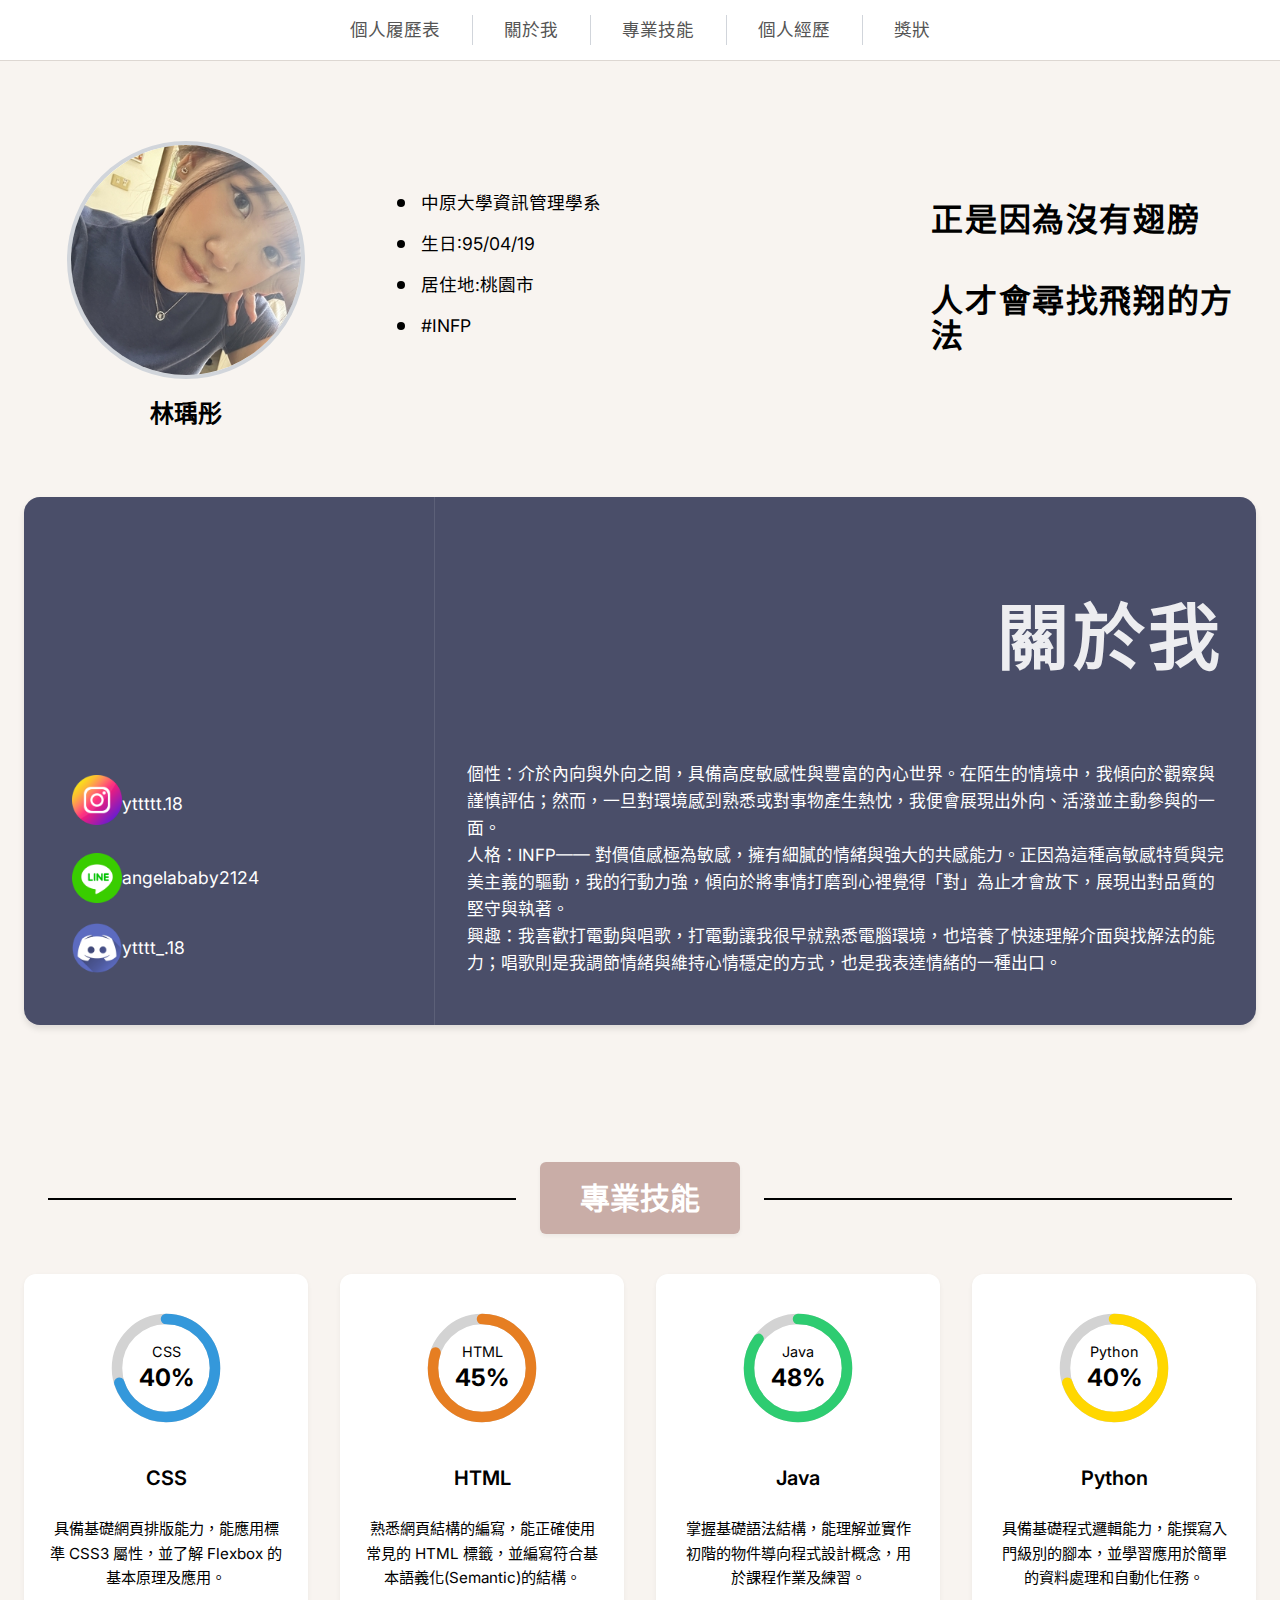
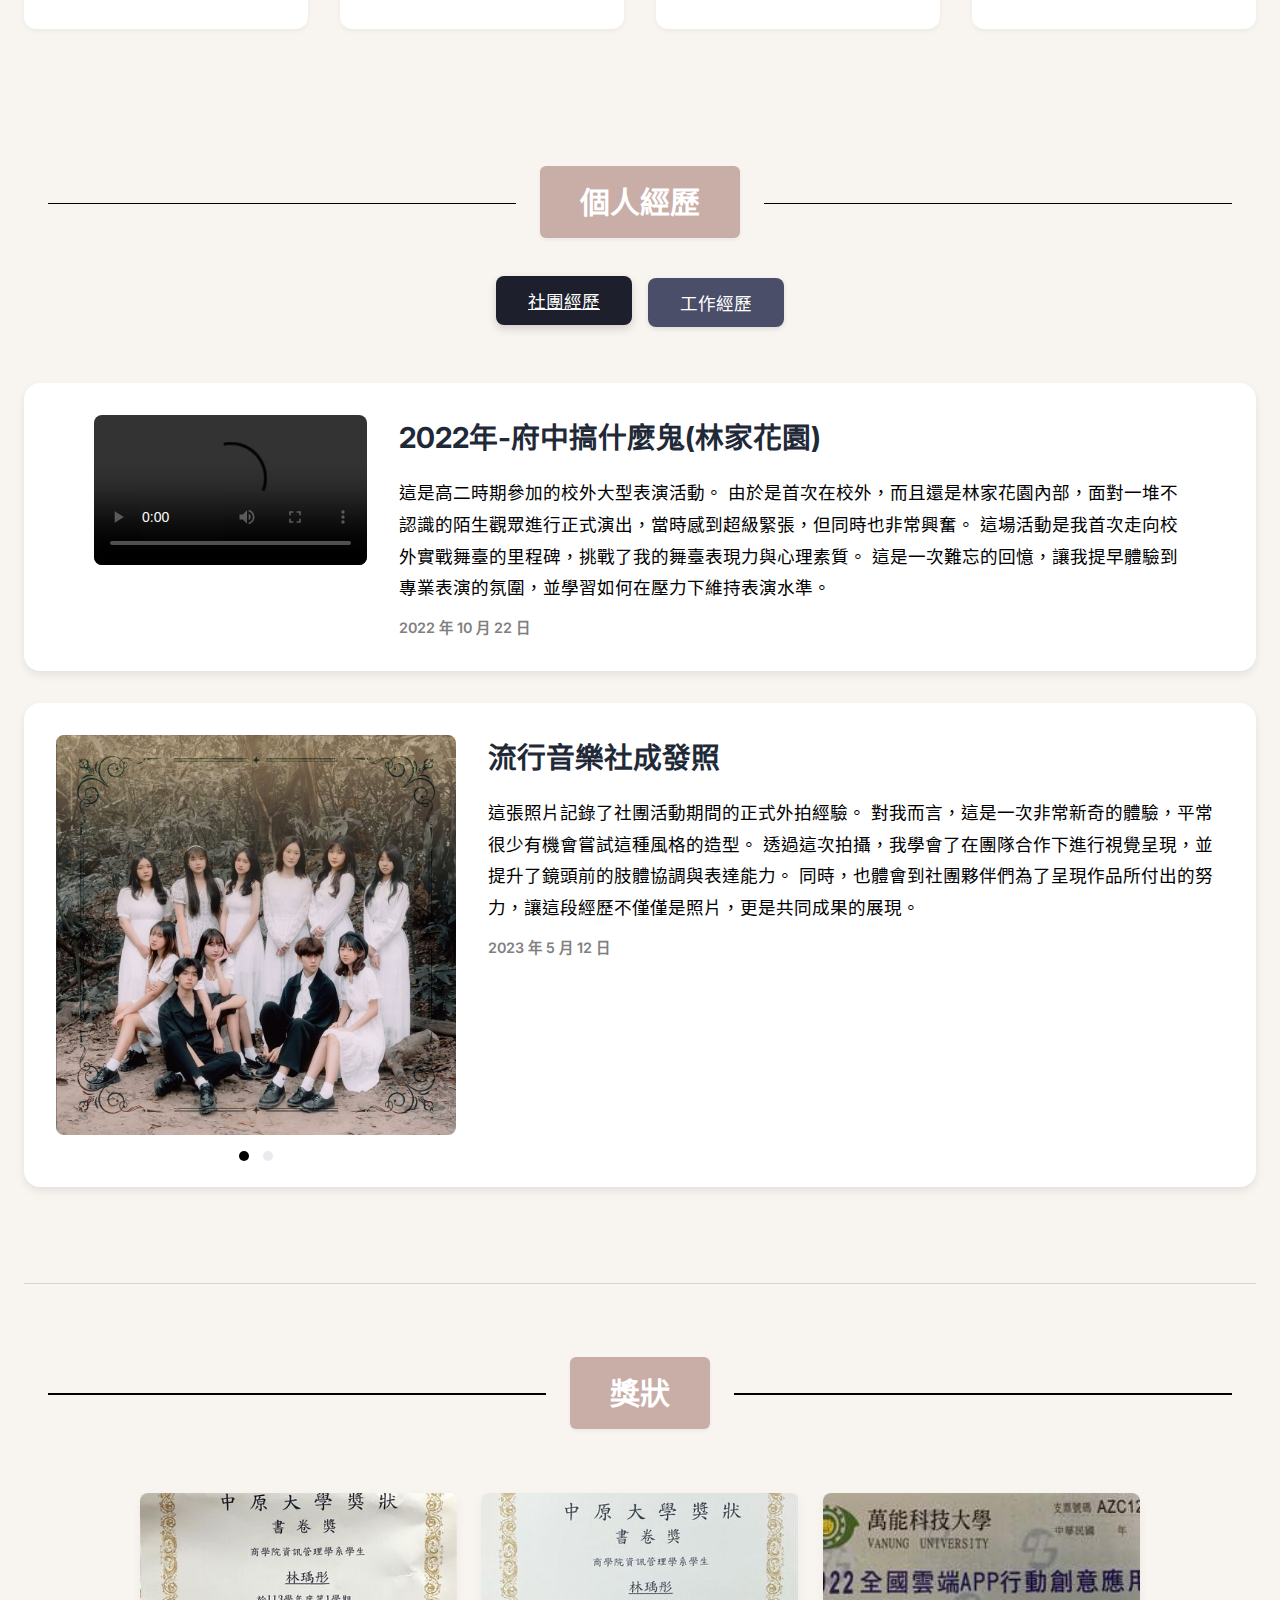
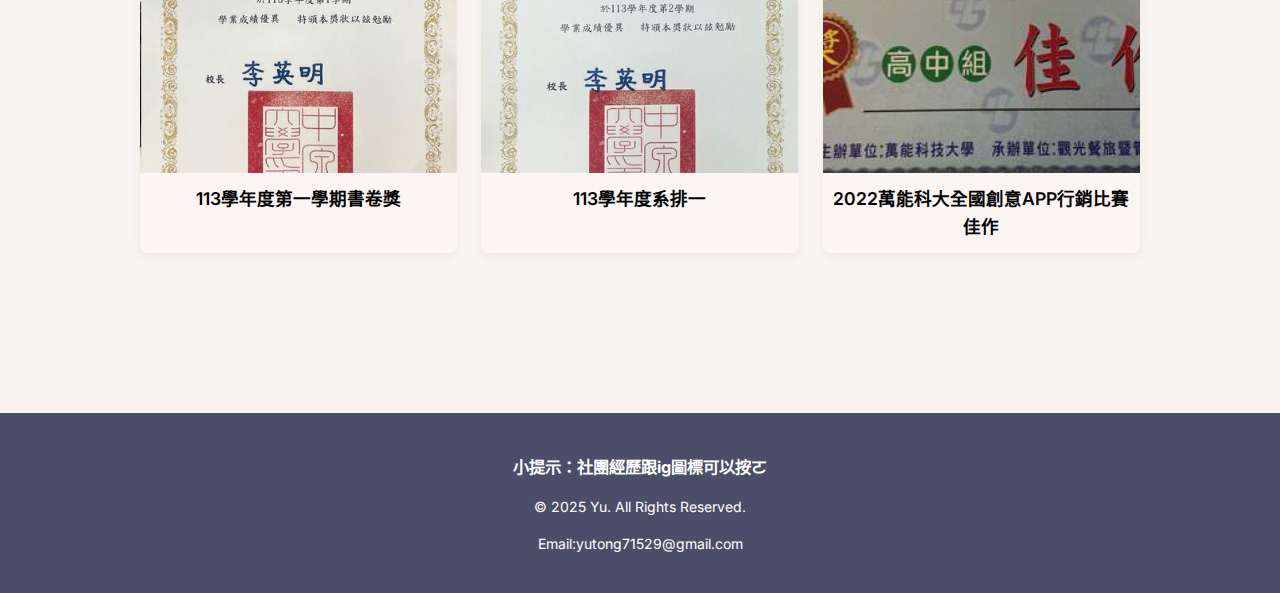
<file: css.html>
<!DOCTYPE html>
<html lang="zh-TW">
<head>
    <meta charset="UTF-8">
    <meta name="viewport" content="width=device-width, initial-scale=1.0">
    <title>個人履歷 - 林瑀彤</title>
    
    <link rel="stylesheet" href="style.css">
    <style>
        @import url('https://fonts.googleapis.com/css2?family=Inter:wght@400;600;700&display=swap');
    </style>
</head>
<body>

    <nav class="nav-bar">
        <div class="nav-content">
            <a href="#profile-section" class="nav-item">個人履歷表</a>
            <a href="#about-me-section" class="nav-item">關於我</a>
            <a href="#skills-section" class="nav-item">專業技能</a>
            <a href="#experience-section" class="nav-item">個人經歷</a>
            <a href="#awards-section" class="nav-item">獎狀</a>
        </div>
    </nav>

    <main class="main-container">

        
        <section id="profile-section" class="profile-section">
            <div class="profile-grid">
                
                <div class="profile-photo-container">
                    <div class="profile-photo">
                        <img src="photo/image.jpg" alt="本人照" >
                    </div>
                    <h1 class="profile-name">林瑀彤</h1>
                </div>

                <div style="padding-top: 2rem;">
                    <ul class="profile-info-list">
                        <li>中原大學資訊管理學系</li>
                        <li>生日:95/04/19</li>
                        <li>居住地:桃園市</li>
                        <li>#INFP</li>
                    </ul>
                </div>

                <div style="padding-top: 2rem; text-align: left;">
                    <h2 class="profile-slogan-text">正是因為沒有翅膀</h2>
                    <h2 class="profile-slogan-text">人才會尋找飛翔的方法</h2>
                </div>

            </div>
        </section>

            
        <div class="dark-card-container" id="about-me-section"> 
            <section style="display: contents;">
                
                <div class="social-column">
                    <h2 style="display: none;">關於我</h2> 
                    <div class="social-list">
                        <div class="social-icon-item">
                            <a href="https://www.instagram.com/yttttt.18/">
                            <img src="photo/instagram.png" alt="Instagram Icon">
                            </a>
                            <span>yttttt.18</span>
                        </div>
                        <div class="social-icon-item">
                            <img src="photo/line.png" alt="Line Icon">
                            <span>angelababy2124</span>
                        </div>
                        <div class="social-icon-item">
                            <img src="photo/discord.png" alt="Discord Icon">
                            <span>ytttt_.18</span>
                        </div>
                    </div>
                </div>

                <div class="about-content-right">
                    <h3 class="about-large-title">關於我</h3>
                    
                    <p class="about-text">
                        個性：介於內向與外向之間，具備高度敏感性與豐富的內心世界。在陌生的情境中，我傾向於觀察與謹慎評估；然而，一旦對環境感到熟悉或對事物產生熱忱，我便會展現出外向、活潑並主動參與的一面。<br>
                        人格：INFP—— 對價值感極為敏感，擁有細膩的情緒與強大的共感能力。正因為這種高敏感特質與完美主義的驅動，我的行動力強，傾向於將事情打磨到心裡覺得「對」為止才會放下，展現出對品質的堅守與執著。<br>
                        興趣：我喜歡打電動與唱歌，打電動讓我很早就熟悉電腦環境，也培養了快速理解介面與找解法的能力；唱歌則是我調節情緒與維持心情穩定的方式，也是我表達情緒的一種出口。<br>
                    </p>
                </div>

            </section>
        </div>

            
        <section id="skills-section" style="padding-top: 3rem; padding-bottom: 4rem;">
            <h2 class="section-title">
                <span>專業技能</span>
            </h2>
            
            <div class="skills-grid">
                
                <div class="skill-item" id="skill-css">
                    <div class="skill-circle-container">
                        <svg class="skill-svg" viewBox="0 0 200 200">
                            <circle class="skill-circle-path skill-circle-bg" cx="100" cy="100" r="70"></circle>
                            <circle class="skill-circle-path skill-circle-progress" cx="100" cy="100" r="70"></circle>
                        </svg>
                        <div class="skill-percentage-text">
                            <span class="name">CSS</span>
                            <span class="percentage">0%</span>
                        </div>
                    </div>
                    <h3>CSS</h3>
                    <p>具備基礎網頁排版能力，能應用標準 CSS3 屬性，並了解 Flexbox 的基本原理及應用。</p>
                </div>
                
                <div class="skill-item" id="skill-html">
                    <div class="skill-circle-container">
                        <svg class="skill-svg" viewBox="0 0 200 200">
                            <circle class="skill-circle-path skill-circle-bg" cx="100" cy="100" r="70"></circle>
                            <circle class="skill-circle-path skill-circle-progress" cx="100" cy="100" r="70"></circle>
                        </svg>
                        <div class="skill-percentage-text">
                            <span class="name">HTML</span>
                            <span class="percentage">0%</span>
                        </div>
                    </div>
                    <h3>HTML</h3>
                    <p>熟悉網頁結構的編寫，能正確使用常見的 HTML 標籤，並編寫符合基本語義化(Semantic)的結構。</p>
                </div>

                <div class="skill-item" id="skill-java">
                    <div class="skill-circle-container">
                        <svg class="skill-svg" viewBox="0 0 200 200">
                            <circle class="skill-circle-path skill-circle-bg" cx="100" cy="100" r="70"></circle>
                            <circle class="skill-circle-path skill-circle-progress" cx="100" cy="100" r="70"></circle>
                        </svg>
                        <div class="skill-percentage-text">
                            <span class="name">Java</span>
                            <span class="percentage">0%</span>
                        </div>
                    </div>
                    <h3>Java</h3>
                    <p>掌握基礎語法結構，能理解並實作初階的物件導向程式設計概念，用於課程作業及練習。</p>
                </div>

                <div class="skill-item" id="skill-python">
                    <div class="skill-circle-container">
                        <svg class="skill-svg" viewBox="0 0 200 200">
                            <circle class="skill-circle-path skill-circle-bg" cx="100" cy="100" r="70"></circle>
                            <circle class="skill-circle-path skill-circle-progress" cx="100" cy="100" r="70"></circle>
                        </svg>
                        <div class="skill-percentage-text">
                            <span class="name">Python</span>
                            <span class="percentage">0%</span>
                        </div>
                    </div>
                    <h3>Python</h3>
                    <p>具備基礎程式邏輯能力，能撰寫入門級別的腳本，並學習應用於簡單的資料處理和自動化任務。</p>
                </div>
            </div>
        </section>


            
        <section id="experience-section" class="experience-section">
            <div class="experience-header">
                <h2 class="section-title">
                    <span>個人經歷</span>
                </h2>
                <div class="experience-tabs">
                    <button class="exp-tab-button active" data-tab="club-experience" onclick="showTab('club-experience', this)">
                        <a href="https://www.instagram.com/nocmu_10th/">社團經歷</a>
                    </button>
                    <button class="exp-tab-button" data-tab="work-experience" onclick="showTab('work-experience', this)">工作經歷</button>
                </div>
            </div>
            
            <div id="club-experience" class="experience-content active">
                <div class="exp-card">
                    <div class="video-content-wrapper">
                        
                        <div class="video-container">
                            <video controls style="width: 100%; height: auto; border-radius: 8px;">
                                <source src="video/LINE_NOTE_251026_1.mp4" type="video/mp4">
                                您的瀏覽器不支援影片標籤。
                            </video>
                        </div>
                        
                        <div class="exp-card-details">
                            <h2>2022年-府中搞什麼鬼(林家花園)</h2>
                            <p class="description">
                                這是高二時期參加的校外大型表演活動。
                                由於是首次在校外，而且還是林家花園內部，面對一堆不認識的陌生觀眾進行正式演出，當時感到超級緊張，但同時也非常興奮。
                                這場活動是我首次走向校外實戰舞臺的里程碑，挑戰了我的舞臺表現力與心理素質。
                                這是一次難忘的回憶，讓我提早體驗到專業表演的氛圍，並學習如何在壓力下維持表演水準。
                            </p>
                            <p class="time-range">2022 年 10 月 22 日</p>
                        </div>
                    </div>
                </div>

                <div class="exp-card">
                    <div class="exp-card-image-container" id="club-image-switcher">
                        <div class="exp-card-image-wrapper">
                            <img src="photo/image2.jpg" alt="社團活動B 照片 1" class="active" data-index="0">
                            <img src="photo/image3.jpg" alt="社團活動B 照片 2" data-index="1">
                        </div>
                        <div class="exp-image-nav">
                            <a href="javascript:void(0)" class="active" onclick="switchImage(event, 'club-image-switcher', 0)"></a>
                            <a href="javascript:void(0)" onclick="switchImage(event, 'club-image-switcher', 1)"></a>
                        </div>
                    </div>
                    
                    <div class="exp-card-details">
                        <h2>流行音樂社成發照</h2>
                        <p class="description">
                            這張照片記錄了社團活動期間的正式外拍經驗。
                            對我而言，這是一次非常新奇的體驗，平常很少有機會嘗試這種風格的造型。
                            透過這次拍攝，我學會了在團隊合作下進行視覺呈現，並提升了鏡頭前的肢體協調與表達能力。
                            同時，也體會到社團夥伴們為了呈現作品所付出的努力，讓這段經歷不僅僅是照片，更是共同成果的展現。
                        </p>
                        <p class="time-range">2023 年 5 月 12 日</p>
                    </div>
                </div>
            </div>

            <div id="work-experience" class="experience-content">
                <div class="timeline-container">
                    <div class="timeline-item">
                        <div class="exp-card">
                            <div class="exp-card-details">
                                <h2>牛排館</h2>
                                <p class="description">
                                    這是我的第一份打工，雖然工作環境存在時薪與勞健保爭議，但這段經歷成為初出茅廬的我的重要磨練期。
                                    面對同期同事愛來不來找我代班、工作隨便的問題，和後面菜鳥同事鬧出的小烏龍事件，我練就了獨立完成任務的能力和危機善後能力。
                                    同時，透過與長輩客人和店長溝通，有效提升了我的交際溝通技巧，從中獲得了寶貴的服務業基礎經驗。                            
                                </p>
                                <p class="time-range">2022 年 8 月 - 2023 年 2 月</p>
                            </div>
                        </div>
                    </div>

                    <div class="timeline-item">
                        <div class="exp-card">
                            <div class="exp-card-details">
                                <h2>7-11店員</h2>
                                <p class="description">
                                    因缺乏經驗且搭班同事缺乏耐心瘋狂精神轟炸，這份工作讓我面臨極大的壓力。
                                    這份短暫的經歷主要訓練了我的高抗壓性、在極端壓力下仍須完成任務的心理調適能力，也警醒我工作環境與團隊合作氛圍對工作效率與身心健康的巨大影響。
                                    店內其實也有一些背後耳語他人的狀況，讓我明白在職場上應保持專業的公私分明，對別人太口不擇言吃虧的是自己。
                                </p>
                                <p class="time-range">2023 年 3 月 - 2023 年 5 月</p>
                            </div>
                        </div>
                    </div>

                    <div class="timeline-item">
                        <div class="exp-card">
                            <div class="exp-card-details">
                                <h2>品鼎殿日式壽喜燒</h2>
                                <p class="description">
                                    這是第一次接觸高檔餐飲業，公司具備正式嚴謹的SOP、完善的薪資與福利制度。
                                    不只是第一個有簡短面試的工作，也是我第一份上班會化妝的工作，而且也因為是學測後找的工作，有比較充裕的時間都可以拿去打工，上面都是只有上假日班，這一份是一整個禮拜排班制PT，讓我體會到正式職場的專業規範。
                                    工作期間，我發現注重個人儀表得體能獲得客人更友善的對待與小費。
                                    同時，面對意見調查表與績效獎金制度帶來的業績壓力，培養了我的目標導向服務意識與持續改進的動力，是體會正式職場氛圍的愉快經歷。
                                </p>
                                <p class="time-range">2024 年 4 月 - 2024 年 10 月</p>
                            </div>
                        </div>
                    </div>

                    <div class="timeline-item">
                        <div class="exp-card">
                            <div class="exp-card-details">
                                <h2>遊戲陪玩</h2>
                                <p class="description">
                                    這份工作極度磨練了我的客戶服務態度與社交韌性。
                                    雖然我只做沒多久，但我覺得是所有服務業裡最辛苦的，跟餐飲711那種服務業累的地方不一樣，雖然不用肉體勞動，但是超級耗費精力。
                                    而且因為我也不是甚麼實況主、網紅之類的，基本上你要學的是如何經營與宣傳自身的技巧，怎麼留住客人也是一大難點。
                                    他們陪玩網站也有一個自己的小圈圈，你要怎麼混入其中讓大家熟悉你，增加自己的知名度也是一個很重要的能力。
                                    而且我覺得做這種臉皮要很厚，很像業務，你要很敢跟別人交際，過程中會遇到各式各樣的怪人真的都有，怎麼跟不同的人溝通是真的很難，一不小心可能就惹怒老闆，培養了我的社交膽識和靈活溝通能力。
                                    那時候也是當一個里程碑在做，憑藉高效接單，曾在一週內登上新秀榜單第一名，展現了強大的市場敏感度與執行力。<br>
                                    <img src="photo/IMG_0668.png" alt="榜單" width="200px" height="350px"><br>
                                    新秀榜單
                                </p>
                                <p class="time-range">2025 年 8 月 - 2025 年 9 月</p>
                            </div>
                        </div>
                    </div>
                </div>
            </div>
        </section>

            
        <section id="awards-section" style="padding-top: 3rem; padding-bottom: 5rem; border-top: 1px solid #D1D5DB;">
            <h2 class="section-title">
                <span>獎狀</span>
            </h2>
            
            <div class="awards-grid">
                <div class="award-card">
                    <div class="award-card-image">
                        <img src="photo/grade.jpg" alt="書卷獎">
                    </div>
                    <div class="award-card-text">
                        <p>113學年度第一學期書卷獎</p>
                    </div>
                </div>

                <div class="award-card">
                    <div class="award-card-image">
                        <img src="photo/grade1.jpg" alt="成績單">
                    </div>
                    <div class="award-card-text">
                        <p>113學年度系排一</p>
                    </div>
                </div>

                <div class="award-card">
                    <div class="award-card-image">
                        <img src="photo/award.jpg" alt="佳作">
                    </div>
                    <div class="award-card-text">
                        <p>2022萬能科大全國創意APP行銷比賽佳作</p>
                    </div>
                </div>
            
            </div>
        </section>
    </main>

        
    <footer class="page-footer">
        <h3>小提示：社團經歷跟ig圖標可以按ㄛ</h3>
        <p>&copy; 2025 Yu. All Rights Reserved.</p>
        <p>Email:yutong71529@gmail.com</p>
    </footer>

    <a href="#profile-section" id="back-to-top-btn" title="回頂部">
        <img src="photo/back.png" alt="回頂部箭頭">
    </a>

    <script src="script.js"></script>
</body>
</html>
</file>
<file: style.css>
body {
    font-family: 'Inter', 'Noto Sans TC', sans-serif;
    background-color: #F8F4F0; 
    color: #374151; 
    line-height: 1.6;
    margin: 0;
    padding: 0;
    overflow-x: hidden;
}

.main-container {
    max-width: 1280px; 
    margin-left: auto;
    margin-right: auto;
    padding-left: 1.5rem; 
    padding-right: 1.5rem;
}

/* 隱藏捲軸但仍可滾動 */
::-webkit-scrollbar {
    width: 0;
    background: transparent;
}

/* 2. 導覽列 (Navigation) 樣式 */
.nav-bar {
    background-color: white;
    border-bottom: 1px solid #DDD7D2;
    position: sticky;
    top: 0;
    z-index: 10;
}

.nav-content {
    display: flex;
    justify-content: center;
    align-items: center;
    height: 60px;
}

.nav-item {
    padding: 0 2rem;
    font-size: 1.1rem;
    font-weight: normal;
    color: #555;
    text-decoration: none;
    position: relative;
    height: 100%; 
    display: flex;
    align-items: center;
    white-space: nowrap; 
}

.nav-item + .nav-item::before {
    content: '';
    position: absolute;
    left: 0;
    height: 50%; 
    width: 1px;
    background-color: #D1D5DB; 
    transform: translateY(-50%);
    top: 50%;
}

.nav-item:hover, .nav-item.active {
    /* CSS 動態效果: 導航列滑鼠懸停和點擊狀態樣式 */
    color: #1F2937; 
    font-weight: bold;
}

/* 3. 個人簡介 (Profile) 區塊 */
.profile-section {
    padding-top: 4rem;
    padding-bottom: 3rem;
    background-color: #F8F4F0;
}

.profile-grid {
    display: grid;
    gap: 2rem;
    align-items: start;
}

@media (min-width: 768px) {
    .profile-grid {
        grid-template-columns: 1fr 1.5fr 1fr; 
        gap: 3rem; 
    }
}

.profile-photo-container {
    display: flex;
    flex-direction: column;
    align-items: center;
    justify-content: center;
    padding-top: 1rem;
}

.profile-photo {
    width: 230px; 
    height: 230px; 
    border-radius: 50%;
    border: 4px solid #D1D5DB; 
    background-color: white; 
    display: flex;
    align-items: center;
    justify-content: center;
    margin-bottom: 0.5rem;
    overflow: hidden; 
}

.profile-photo img {
    width: 100%;
    height: 100%;
    object-fit: cover; 
    object-position: center 0%; 
}

.profile-name {
    font-size: 1.5rem;
    font-weight: bold;
    color: black;
    margin-top: 0.5rem;
}

.profile-info-list {
    list-style: none; 
    padding: 0;
    margin: 0;
    padding-top: 2rem;
}

.profile-info-list li {
    position: relative;
    padding-left: 1.5rem;
    margin-bottom: 0.8rem;
    font-size: 1.1rem;
    color: black;
}

.profile-info-list li::before {
    content: '';
    position: absolute;
    left: 0;
    top: 50%;
    transform: translateY(-50%);
    width: 8px; 
    height: 8px;
    border-radius: 50%;
    background-color: black; 
}

.profile-slogan-text {
    font-size: 2em; 
    font-weight: 900; 
    letter-spacing: 0.05em;
    color: black;
    line-height: 1.1; 
    padding-top: 0.5cm; 
    text-align: left;
}

@media (min-width: 768px) {
    .profile-slogan-text {
        font-size: 2em; 
    }
}

/* 4. 關於我 (About Me) 區塊 */
.dark-card-container {
    background-color: #4A4E69;
    color: white;
    border-radius: 1rem;
    box-shadow: 0 4px 6px rgba(0, 0, 0, 0.1);
    margin-bottom: 4rem;
    overflow: hidden;
    display: grid;
    grid-template-columns: 1fr;
}

@media (min-width: 768px) {
    .dark-card-container {
        grid-template-columns: 1fr 2fr;
    }
}

.social-column {
    padding: 2rem;
    border-bottom: 1px solid rgba(255, 255, 255, 0.1); 
    display: flex;
    flex-direction: column; 
    justify-content: flex-end; 
}

@media (min-width: 768px) {
    .social-column {
        border-bottom: none;
        border-right: 1px solid rgba(255, 255, 255, 0.1);
    }
}

.social-list {
    padding-top: 2rem; 
}

.social-icon-item {
    display: flex;
    align-items: center;
    margin-bottom: 1.25rem;
    font-size: 1.1rem;
    color: white;
}

.social-icon-item img {
    width: 50px; 
    height: 50px;
    margin-left: 1rem;
    object-fit: contain;
}


.about-content-right {
    display: grid;
    grid-template-rows: auto 1fr; 
    padding: 2rem;
    position: relative;
}

.about-large-title {
    font-size: 3rem; 
    font-weight: 900;
    letter-spacing: 0.05em;
    color: rgba(255, 255, 255, 0.9);
    line-height: 1;
    text-align: right; 
    padding-bottom: 1rem; 
}
@media (min-width: 768px) {
    .about-large-title {
        font-size: 4.5rem; 
    }
}

.about-text {
    grid-row: 2; 
    color: white;
    font-size: 1.05rem;
    margin-top: 0; 
}

/* 5. 專業技能 (Skills) 樣式 - 動畫圓形進度條 */
.section-title {
    font-size: 1.875rem; 
    font-weight: bold;
    color: white;
    margin-bottom: 2.5rem;
    
    display: flex;
    align-items: center; 
    justify-content: center; 
    padding: 0 1.5rem; 
}

.section-title span {
    display: inline-block;
    padding: 0.75rem 2.5rem;
    background-color: #C9ADA7; 
    border-radius: 0.375rem; 
    box-shadow: 0 2px 4px rgba(0, 0, 0, 0.05); 
    
    flex-shrink: 0; 
    margin: 0 1.5rem; 
}

.section-title::before,
.section-title::after {
    content: '';
    flex-grow: 1; 
    height: 1.5px; 
    background-color: black; 
    margin-top: 0.125rem; 
}

.skills-grid {
    display: grid;
    grid-template-columns: repeat(1, minmax(0, 1fr));
    gap: 2rem;
    align-items: flex-start;
}

@media (min-width: 768px) {
    .skills-grid {
        grid-template-columns: repeat(2, minmax(0, 1fr)); 
    }
}
@media (min-width: 1024px) {
    .skills-grid {
        grid-template-columns: repeat(4, minmax(0, 1fr)); 
    }
}

.skill-item {
    background-color: white;
    padding: 1.5rem;
    border-radius: 0.75rem;
    box-shadow: 0 2px 5px rgba(0, 0, 0, 0.05);
    display: flex;
    flex-direction: column;
    align-items: center;
    text-align: center;
}

.skill-circle-container {
    position: relative;
    width: 140px; 
    height: 140px;
    margin-bottom: 1rem;
}

.skill-svg {
    transform: rotate(-90deg); 
    width: 100%;
    height: 100%;
}

.skill-circle-path {
    fill: none;
    stroke-width: 15; 
    transform-origin: center;
}

.skill-circle-bg {
    stroke: lightgray; 
}

.skill-circle-progress {
    stroke: #3498DB; 
    stroke-linecap: round;
    stroke-dasharray: 439.8; 
    /* CSS 動畫: 圓形進度條動畫起始值 */
    stroke-dashoffset: 439.8; 
    /* CSS 動畫: 定義進度條補間動畫 */
    transition: stroke-dashoffset 1.5s ease-out; 
}

.skill-percentage-text {
    position: absolute;
    top: 50%;
    left: 50%;
    transform: translate(-50%, -50%);
    font-size: 1.8rem;
    font-weight: bold;
    color: black;
    display: flex;
    flex-direction: column;
    align-items: center;
    line-height: 1.2;
}

.skill-percentage-text .name {
    font-size: 0.9rem;
    font-weight: normal;
    color: black;
    margin-bottom: 0.2rem;
}
.skill-percentage-text .percentage {
    font-size: 1.5rem;
    font-weight: bold;
    color: black;
}

.skill-item h3 {
    font-size: 1.25rem;
    font-weight: 600;
    color: black;
    margin-top: 0.5rem;
    margin-bottom: 0.5rem;
}

.skill-item p {
    color: black;
    font-size: 0.95rem;
}

/* 6. 個人經歷 (Experience) 樣式 */
.experience-section {
    padding-top: 3rem;
    padding-bottom: 4rem; 
}

.experience-header {
    text-align: center;
    margin-bottom: 2.5rem;
}

.experience-header h2.section-title span {
     background-color: #C9ADA7; 
}

.experience-tabs {
    display: flex;
    justify-content: center;
    margin-top: 2rem;
    margin-bottom: 2rem;
}

.exp-tab-button {
    background-color: #4A4E69;
    color: white;
    padding: 0.75rem 2rem;
    border: none;
    border-radius: 0.5rem;
    margin: 0 0.5rem;
    font-size: 1.1rem;
    cursor: pointer;
    /* CSS 動態效果: Tab 按鈕過渡動畫 */
    transition: background-color 0.2s, transform 0.1s;
    box-shadow: 0 2px 5px rgba(0, 0, 0, 0.1);
}

.exp-tab-button a {
    color: white; 
}

.exp-tab-button:hover {
    /* CSS 動態效果: Tab 按鈕滑鼠懸停變色 */
    background-color: #1d1f2c;
}
.exp-tab-button.active {
    /* CSS 動態效果: Tab 按鈕點擊狀態視覺回饋 */
    background-color: #1d1f2c; 
    transform: translateY(-2px); 
    box-shadow: 0 4px 8px rgba(0, 0, 0, 0.15);
}

.experience-content {
    display: none; 
    padding-top: 1rem;
}
.experience-content.active {
    display: block; 
}

/* 經歷卡片 */
.exp-card {
    background-color: white;
    border-radius: 1rem; 
    box-shadow: 0 4px 8px rgba(0, 0, 0, 0.08);
    margin-bottom: 2rem; 
    padding: 2rem; 
    display: flex; 
    flex-direction: column; 
    gap: 1.5rem; 
}


.video-content-wrapper {
    display: flex; 
    gap: 2rem; 
    padding: 0 1cm;
}

.video-container {
    flex: 0 0 60%; 
    max-width: 25%;
}

@media (min-width: 768px) {
    .exp-card {
        flex-direction: row; 
        align-items: flex-start;
        gap: 2rem;
    }
}

.exp-card-image-container {
    position: relative; 
    flex-shrink: 0;
    text-align: center;
    
    /* 圖片輪播容器尺寸 */
    width: 400px; 
    height: 420px; 
}

.exp-card-image-wrapper {
    position: relative; 
    width: 400px; 
    height: 400px; 
    border-radius: 0.5rem;
    overflow: hidden; 
}

.exp-card-image-wrapper img {
    position: absolute;
    top: 0;
    left: 0;
    width: 100%;
    height: 100%;
    object-fit: cover;
    opacity: 0; 
    /* CSS 動態效果: 圖片淡入淡出過渡動畫 */
    transition: opacity 0.5s ease-in-out; 
}

.exp-image-nav {
    text-align: center;
    padding-top: 0.5rem;
}

.exp-image-nav a {
    display: inline-block;
    width: 10px;
    height: 10px;
    background-color: #D1D5DB; 
    border-radius: 50%;
    margin: 0 5px;
    opacity: 0.5;
}

.exp-card-image-wrapper img.active {
    opacity: 1; 
}

.exp-image-nav a.active {
    background-color: black; 
    opacity: 1;
}

.exp-card-details {
    flex-grow: 1;
    flex-basis: 0; 
}

.exp-card-details p {
    margin-top: 0; 
    margin-bottom: 0.75rem; 
}

.exp-card-details .description {
    font-size: 1.1rem; 
    line-height: 1.8; 
    color: black; 
}

.exp-card-details .time-range {
    font-size: 0.9rem;
    color: gray; 
    font-weight: 600;
    margin-bottom: 0;
}

.exp-card-details h2 {
    font-size: 1.8rem; 
    font-weight: 700; 
    color: #1F2937; 
    margin-top: 0; 
    margin-bottom: 1rem; 
}

/* 經歷區塊 響應式佈局 */
@media (max-width: 768px) {
    .video-content-wrapper {
        flex-direction: column; 
    }
    .video-container {
        max-width: 100%; 
    }
    .exp-card-image-container {
        width: 100%; 
        height: auto; 
    }
    .exp-card-image-wrapper {
        width: 100%; 
        height: 220px; 
    }
    .exp-card-details {
        padding-top: 0; 
    }
}
/* TIMELINE 特殊樣式 (針對工作經歷) */
.timeline-container {
    position: relative;
    padding-left: 20px; 
}
.timeline-container::before {
    content: '';
    position: absolute;
    left: 0;
    top: 0;
    bottom: 0;
    width: 4px; 
    background-color: #D1D5DB; 
    border-radius: 2px;
}

.timeline-item {
    position: relative;
    margin-bottom: 2rem;
    padding-left: 25px; 
}
.timeline-item::before {
    content: '';
    position: absolute;
    left: -28px; 
    top: 65px; 
    width: 20px; 
    height: 20px;
    border-radius: 50%;
    background-color: white; 
    border: 4px solid black; 
    box-sizing: border-box; 
}

.timeline-item h2 {
    font-size: 1.8rem; 
}

/* 7. 獎狀/榮譽 (Awards) 樣式 */
#awards-section {
    padding-top: 3rem;
    padding-bottom: 5rem;
    border-top: 1px solid #D1D5DB;
    background-color: #F8F4F0; 
}

.awards-grid {
    display: grid;
    grid-template-columns: repeat(1, 1fr); 
    gap: 1.5rem; 
    justify-content: center; 
    max-width: 1000px; 
    margin: 0 auto;
    padding-top: 1.5rem;
}

@media (min-width: 768px) {
    .awards-grid {
        grid-template-columns: repeat(3, 1fr); 
    }
}


.award-card {
    background-color: white; 
    border-radius: 0.5rem;
    box-shadow: 0 4px 10px rgba(0, 0, 0, 0.05); 
    text-align: center;
    padding: 0; 
    display: flex;
    flex-direction: column;
    overflow: hidden; 
}

.award-card-image {
    width: 100%;
    height: 280px; 
    background-color: white; 
    display: flex;
    align-items: center;
    justify-content: center;
}

.award-card-image img {
    display: block; 
    width: 100%; 
    object-fit: cover; 
    height: 100%; 
    align-self: center;
    justify-self: center;
}

.award-card-text {
    padding: 0.75rem 0.5rem; 
    background-color: #FBF5F3; 
    color: black;
    font-size: 1rem;
    font-weight: 600;
    flex-grow: 1; 
}

.award-card p {
    font-size: 1.1rem; 
    font-weight: 600;
    margin: 0; 
}


/* 8. 頁腳 (Footer) 樣式 */
.page-footer {
    background-color: #4A4E69;
    color: white;
    padding: 1.5rem;
    text-align: center;
    font-size: 0.875rem;
    margin-top: 5rem;
}

#back-to-top-btn {
    position: fixed;
    bottom: 30px; 
    right: 30px; 
    z-index: 1000; 
    cursor: pointer;
    display: none; 
    width: 80px; 
    height: 80px; 
    border-radius: 50%; 
    overflow: hidden; 
    background: transparent; 
    box-shadow: 0 4px 12px rgba(0, 0, 0, 0.3); 
    /* CSS 動態效果: 回頂部按鈕過渡動畫 */
    transition: transform 0.2s, opacity 0.2s;
}


#back-to-top-btn img {
    width: 100%;
    height: 100%;
    object-fit: contain; 
    display: block; 
}

#back-to-top-btn:hover {
    /* CSS 動態效果: 回頂部按鈕滑鼠懸停放大 */
    transform: scale(1.1); 
    box-shadow: 0 6px 15px rgba(0, 0, 0, 0.4); 

}
</file>
